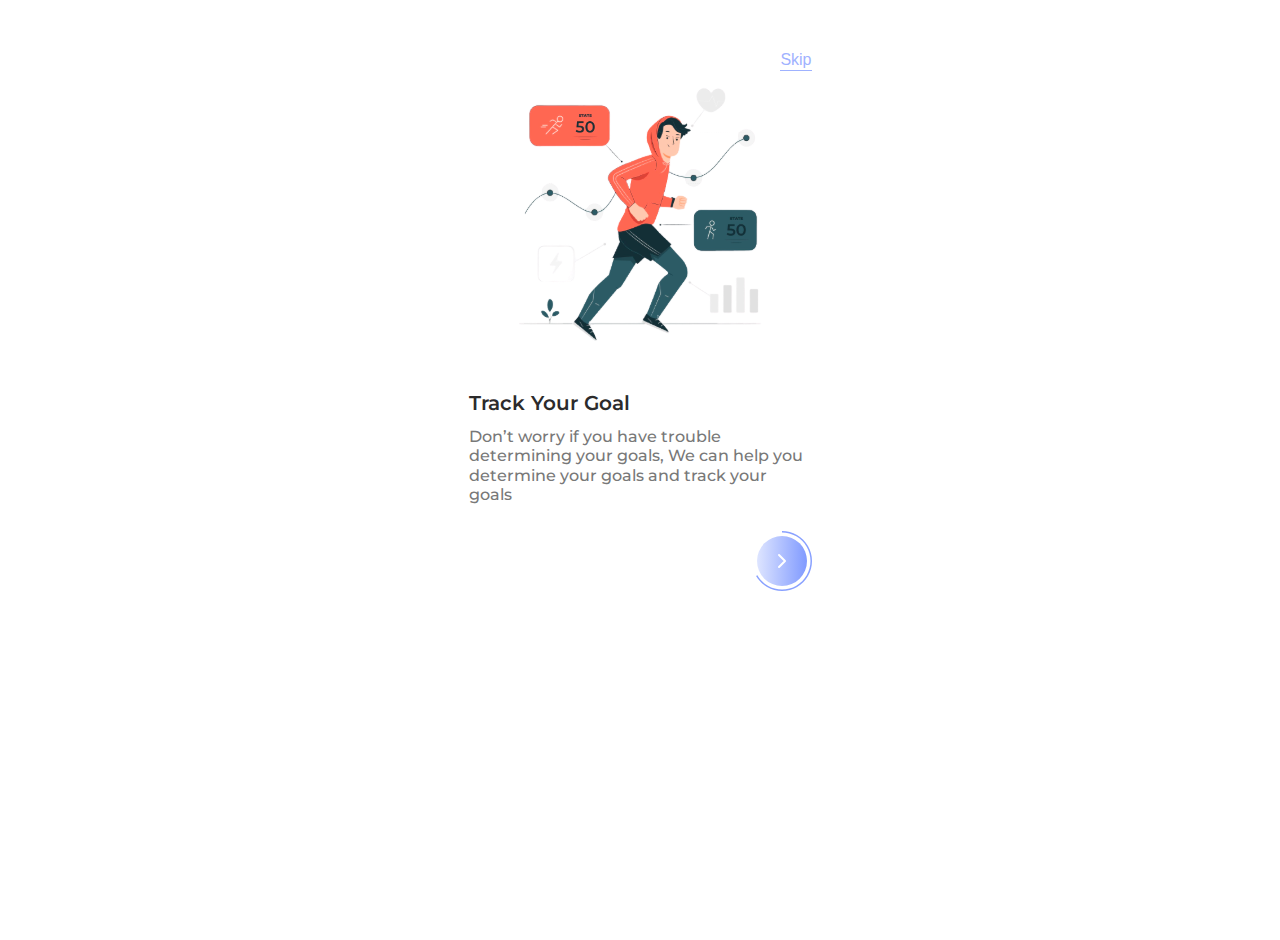
<file: index.html>
<!DOCTYPE html>
<html lang="en">
  <head>
    <meta charset="UTF-8" />
    <meta name="viewport" content="width=device-width, initial-scale=1.0" />
    <title>Dacoid Assignment</title>
    <link rel="stylesheet" href="style.css" />
  </head>
  <body>
    <div class="main-container">
      <div class="container">
        <section class="main-section">
          <div class="btn-align">
            <button class="skip-btn">
              <a href="page2.html">Skip</a>
            </button>
          </div>
          <div class="img-container">
            <img src="./Images/image1.svg" class="hero-img" alt="running-img" />
          </div>
          <div class="text-container">
            <h2>Track Your Goal</h2>
            <p>
              Don’t worry if you have trouble determining your goals, We can
              help you determine your goals and track your goals
            </p>
          </div>
          <div class="next-btn-container">
            <button class="next-btn">
              <a href="page2.html"><img src="./Images/button.svg" /></a>
            </button>
          </div>
        </section>
      </div>
    </div>
  </body>
</html>
</file>
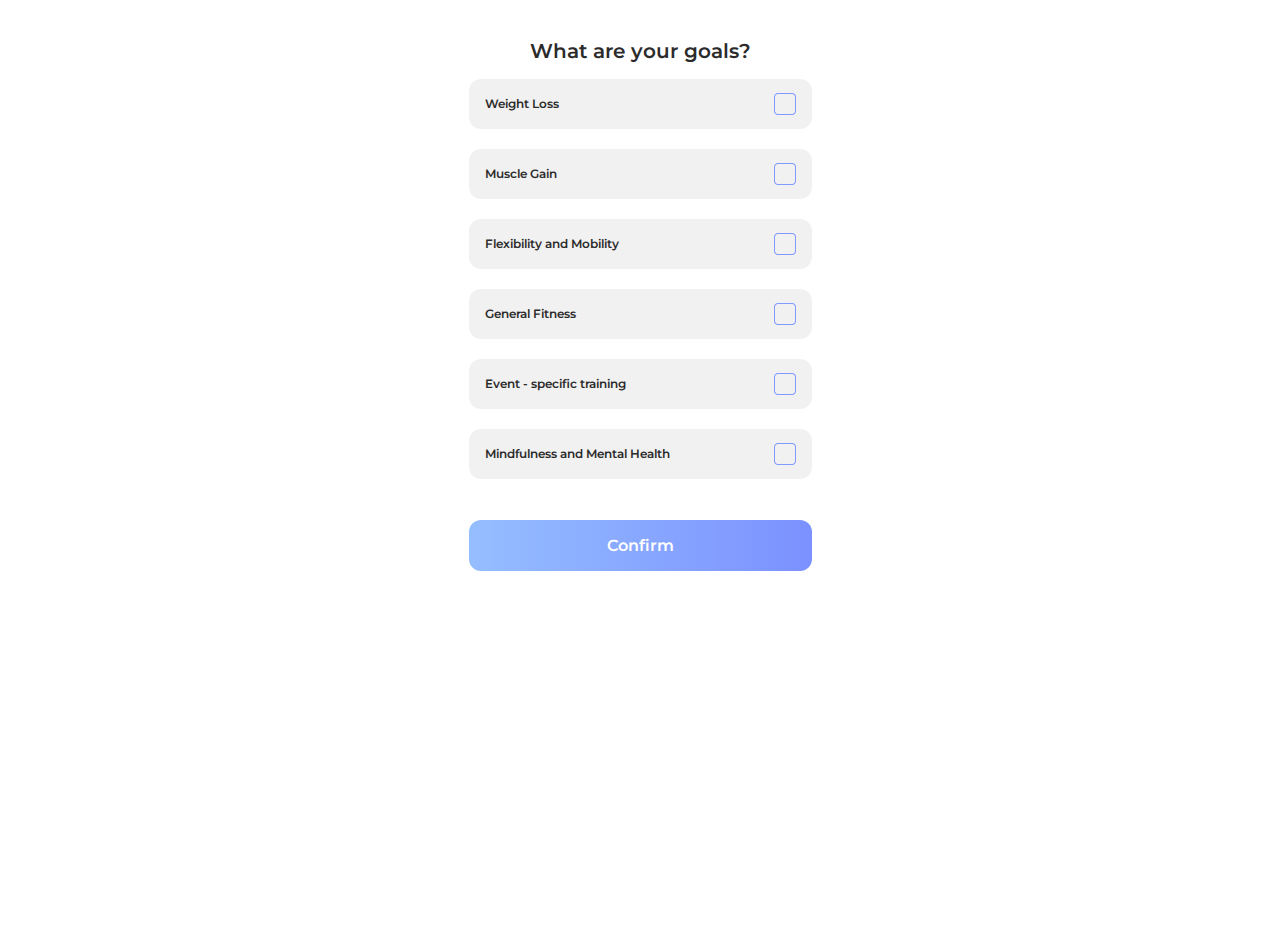
<file: goals.html>
<!DOCTYPE html>
<html lang="en">
  <head>
    <meta charset="UTF-8" />
    <meta name="viewport" content="width=device-width, initial-scale=1.0" />
    <title>Dacoid Assignment</title>
    <link rel="stylesheet" href="style.css" />
  </head>
  <body>
    <div class="main-container">
      <div class="container">
        <section class="signup-section">
          <div class="goals-container">
            <h3 class="signup-heading signup-align">What are your goals?</h3>
            <div class="input-container goals-align">
              <span>Weight Loss</span>
              <img src="./Images/checkbox-blue.png" />
            </div>
            <div class="input-container goals-align">
              <span>Muscle Gain</span>
              <img src="./Images/checkbox-blue.png" />
            </div>
            <div class="input-container goals-align">
              <span>Flexibility and Mobility</span>
              <img src="./Images/checkbox-blue.png" />
            </div>
            <div class="input-container goals-align">
              <span>General Fitness</span>
              <img src="./Images/checkbox-blue.png" />
            </div>
            <div class="input-container goals-align">
              <span>Event - specific training</span>
              <img src="./Images/checkbox-blue.png" />
            </div>
            <div class="input-container goals-align">
              <span>Mindfulness and Mental Health</span>
              <img src="./Images/checkbox-blue.png" />
            </div>
          </div>
          <div class="account-btn-container">
            <a href="./tracker.html">
              <button>Confirm</button>
            </a>
          </div>
        </section>
      </div>
    </div>
  </body>
</html>
</file>
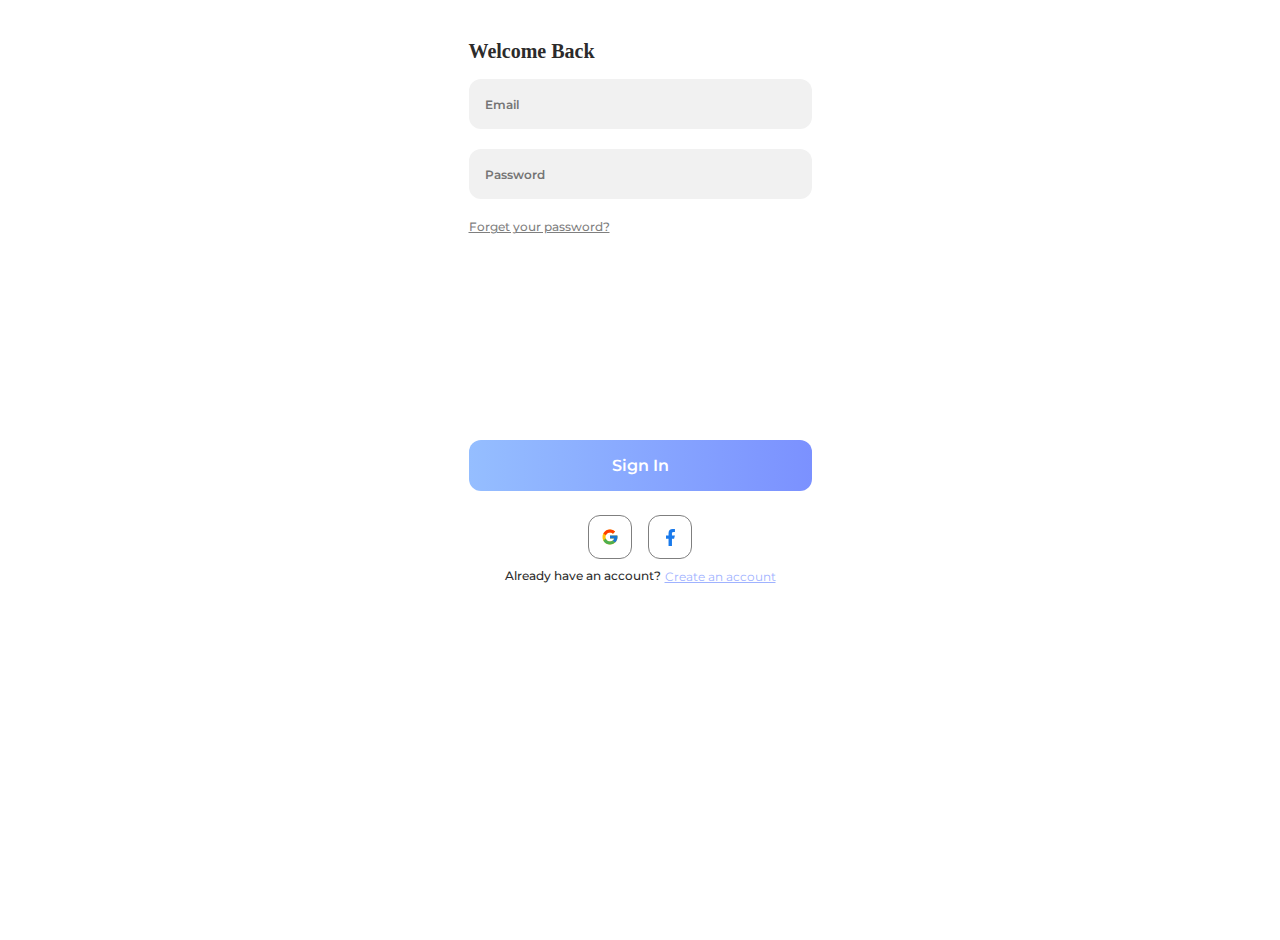
<file: login.html>
<!DOCTYPE html>
<html lang="en">
  <head>
    <meta charset="UTF-8" />
    <meta name="viewport" content="width=device-width, initial-scale=1.0" />
    <title>Dacoid Assignment</title>
    <link rel="stylesheet" href="style.css" />
  </head>
  <body>
    <div class="main-container">
      <div class="container">
        <section class="signup-section">
          <div class="form-container">
            <h3 class="signup-heading">Welcome Back</h3>
            <div class="input-container">
              <input type="text" placeholder="Email" />
            </div>
            <div class="input-container">
              <input type="text" placeholder="Password" />
            </div>
            <div class="checkbox-container pasword-text">
              <a>Forget your password?</a>
            </div>
          </div>
          <div class="account-btn-container">
            <button>Sign In</button>
          </div>
          <div class="logo-container">
            <div class="border-icon-container">
              <img src="./Images/google.svg" alt="google" />
            </div>
            <div class="border-icon-container">
              <img src="./Images/fb.svg" alt="google" />
            </div>
          </div>
          <div class="signup-text">
            <p>Already have an account?</p>
            <a href="./signup.html">Create an account</a>
          </div>
        </section>
      </div>
    </div>
  </body>
</html>
</file>
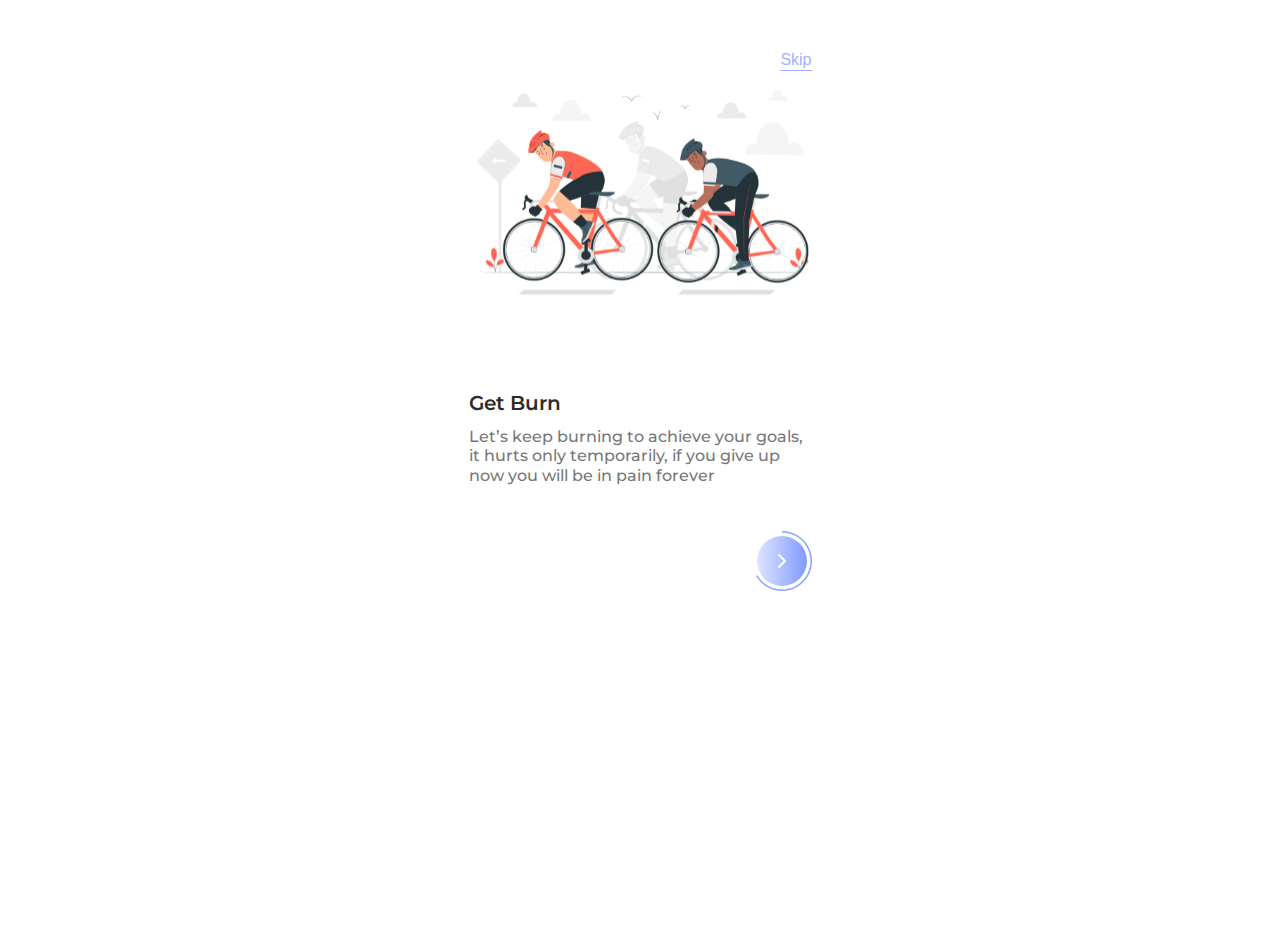
<file: page2.html>
<!DOCTYPE html>
<html lang="en">
  <head>
    <meta charset="UTF-8" />
    <meta name="viewport" content="width=device-width, initial-scale=1.0" />
    <title>Dacoid Assignment</title>
    <link rel="stylesheet" href="style.css" />
  </head>
  <body>
    <div class="main-container">
      <div class="container">
        <section class="main-section">
          <div class="btn-align">
            <button class="skip-btn">
              <a href="page3.html">Skip</a>
            </button>
          </div>
          <div class="img-container">
            <img src="./Images/image2.svg" class="hero-img" alt="running-img" />
          </div>
          <div class="text-container">
            <h2>Get Burn</h2>
            <p>
              Let’s keep burning to achieve your goals, it hurts only
              temporarily, if you give up now you will be in pain forever
            </p>
          </div>
          <div class="next-btn-container">
            <button class="next-btn">
              <a href="./signup.html"><img src="./Images/button.svg" /></a>
            </button>
          </div>
        </section>
      </div>
    </div>
  </body>
</html>
</file>
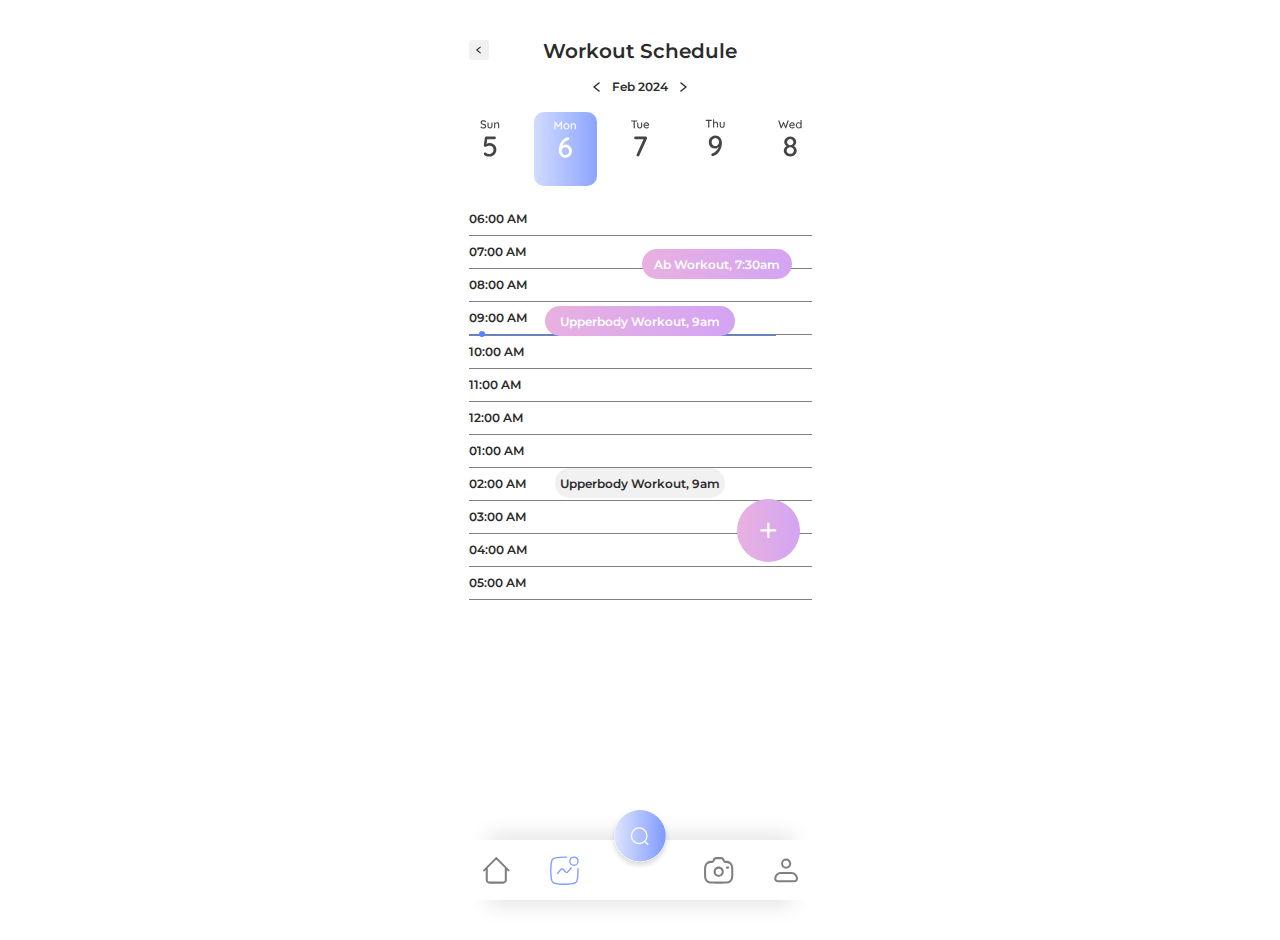
<file: schedule.html>
<!DOCTYPE html>
<html lang="en">
  <head>
    <meta charset="UTF-8" />
    <meta name="viewport" content="width=device-width, initial-scale=1.0" />
    <title>Dacoid Assignment</title>
    <link rel="stylesheet" href="style.css" />
  </head>
  <body>
    <div class="main-container">
      <div class="container">
        <section class="signup-section">
          <div class="form-container">
            <div class="tracker-heading-container">
              <div class="left-arrow-container">
                <img src="./Images/left-arrow.svg" />
              </div>
              <h3 class="signup-heading signup-align">Workout Schedule</h3>
            </div>
            <div class="month-container">
              <img src="./Images/left-arrow-small.svg" />
              <span>Feb 2024</span>
              <img src="./Images/right-arrow-small.svg" />
            </div>
            <div class="date-wrap">
              <img src="./Images/sunday.svg" alt="sunday" />
              <img src="./Images/monday.svg" alt="monday" />
              <img src="./Images/tuesday.svg" alt="tuesday" />
              <img src="./Images/wednesday.svg" alt="wednesday" />
              <img src="./Images/thursday.svg" alt="thursday" />
            </div>
            <div class="time-container">
              <p>06:00 AM</p>
              <p>07:00 AM</p>
              <span class="time-tag tag-first">Ab Workout, 7:30am</span>
              <p>08:00 AM</p>
              <p>09:00 AM</p>
              <span class="time-tag tag-second">Upperbody Workout, 9am</span>
              <h5 class="border-blue"></h5>
              <h6 class="dot"></h6>
              <p>10:00 AM</p>
              <p>11:00 AM</p>
              <p>12:00 AM</p>
              <p>01:00 AM</p>
              <p>02:00 AM</p>
              <span class="time-tag tag-third">Upperbody Workout, 9am</span>
              <p>03:00 AM</p>
              <p>04:00 AM</p>
              <p>05:00 AM</p>

              <div class="plus-container">
                <img src="./Images/plus.svg" />
              </div>
            </div>
            <div class="bottom-navigation">
              <div>
                <img src="./Images/home.svg" alt="home" />
                <img src="./Images/edit.svg" alt="edit" />
              </div>
              <div>
                <img src="./Images/camera.svg" alt="camera" />
                <img src="./Images/user.svg" alt="user" />
              </div>
              <img src="./Images/search.svg" class="search-icon" alt="search" />
            </div>
          </div>
        </section>
      </div>
    </div>
  </body>
</html>
</file>
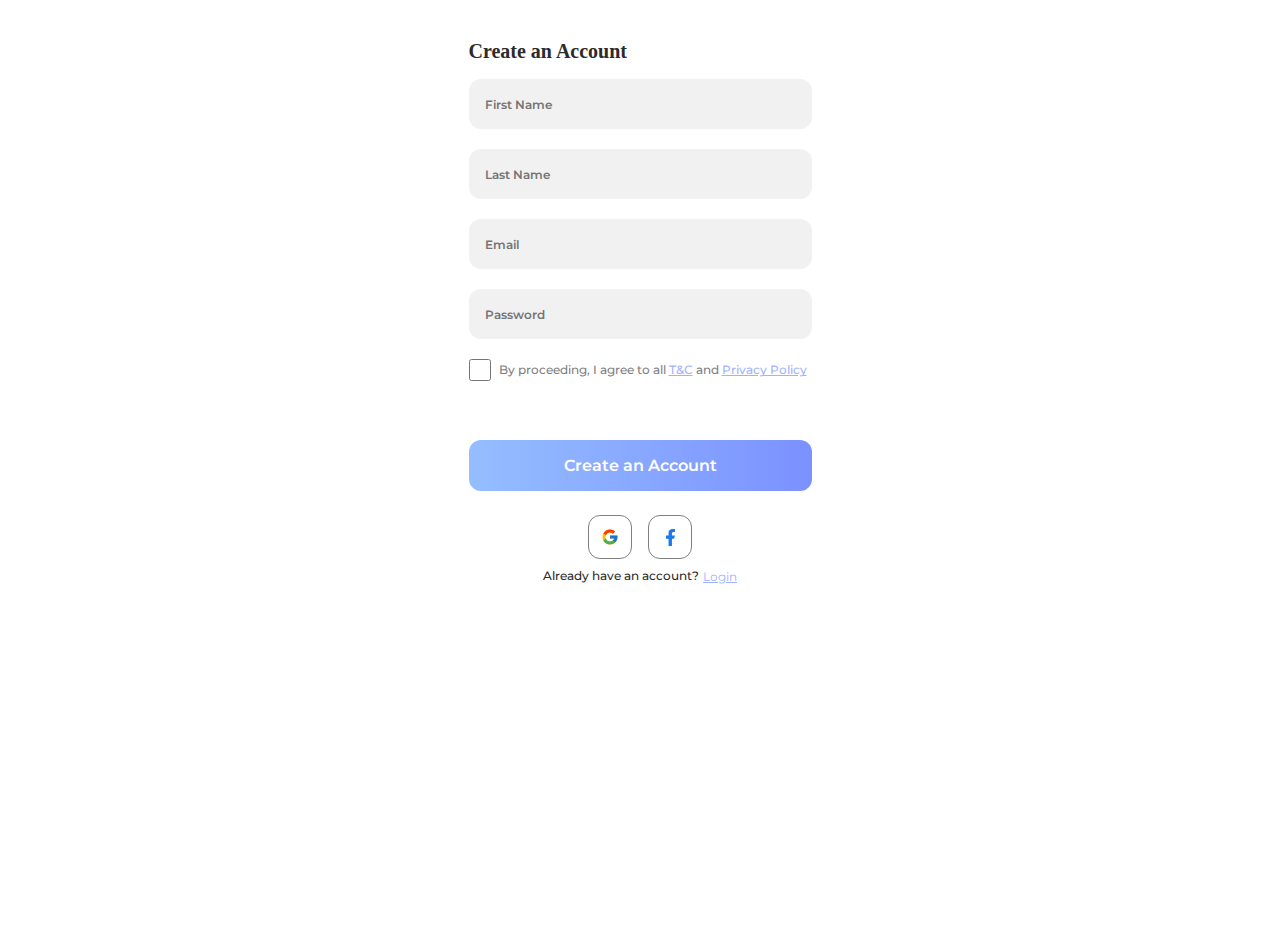
<file: signup.html>
<!DOCTYPE html>
<html lang="en">
  <head>
    <meta charset="UTF-8" />
    <meta name="viewport" content="width=device-width, initial-scale=1.0" />
    <title>Dacoid Assignment</title>
    <link rel="stylesheet" href="style.css" />
  </head>
  <body>
    <div class="main-container">
      <div class="container">
        <section class="signup-section">
          <div class="form-container">
            <h3 class="signup-heading">Create an Account</h3>
            <div class="input-container">
              <input type="text" placeholder="First Name" />
            </div>
            <div class="input-container">
              <input type="text" placeholder="Last Name" />
            </div>
            <div class="input-container">
              <input type="text" placeholder="Email" />
            </div>
            <div class="input-container">
              <input type="text" placeholder="Password" />
            </div>
            <div class="checkbox-container">
              <!-- <img src="./Images/checkbox.png" /> -->
              <input type="checkbox" />
              <p>
                By proceeding, I agree to all <span>T&C</span> and
                <span>Privacy Policy</span>
              </p>
            </div>
          </div>
          <div class="account-btn-container">
            <a href="./goals.html">
              <button>Create an Account</button>
            </a>
          </div>
          <div class="logo-container">
            <div class="border-icon-container">
              <img src="./Images/google.svg" alt="google" />
            </div>
            <div class="border-icon-container">
              <img src="./Images/fb.svg" alt="google" />
            </div>
          </div>
          <div class="signup-text">
            <p>Already have an account?</p>
            <a href="./login.html">Login</a>
          </div>
        </section>
      </div>
    </div>
  </body>
</html>
</file>
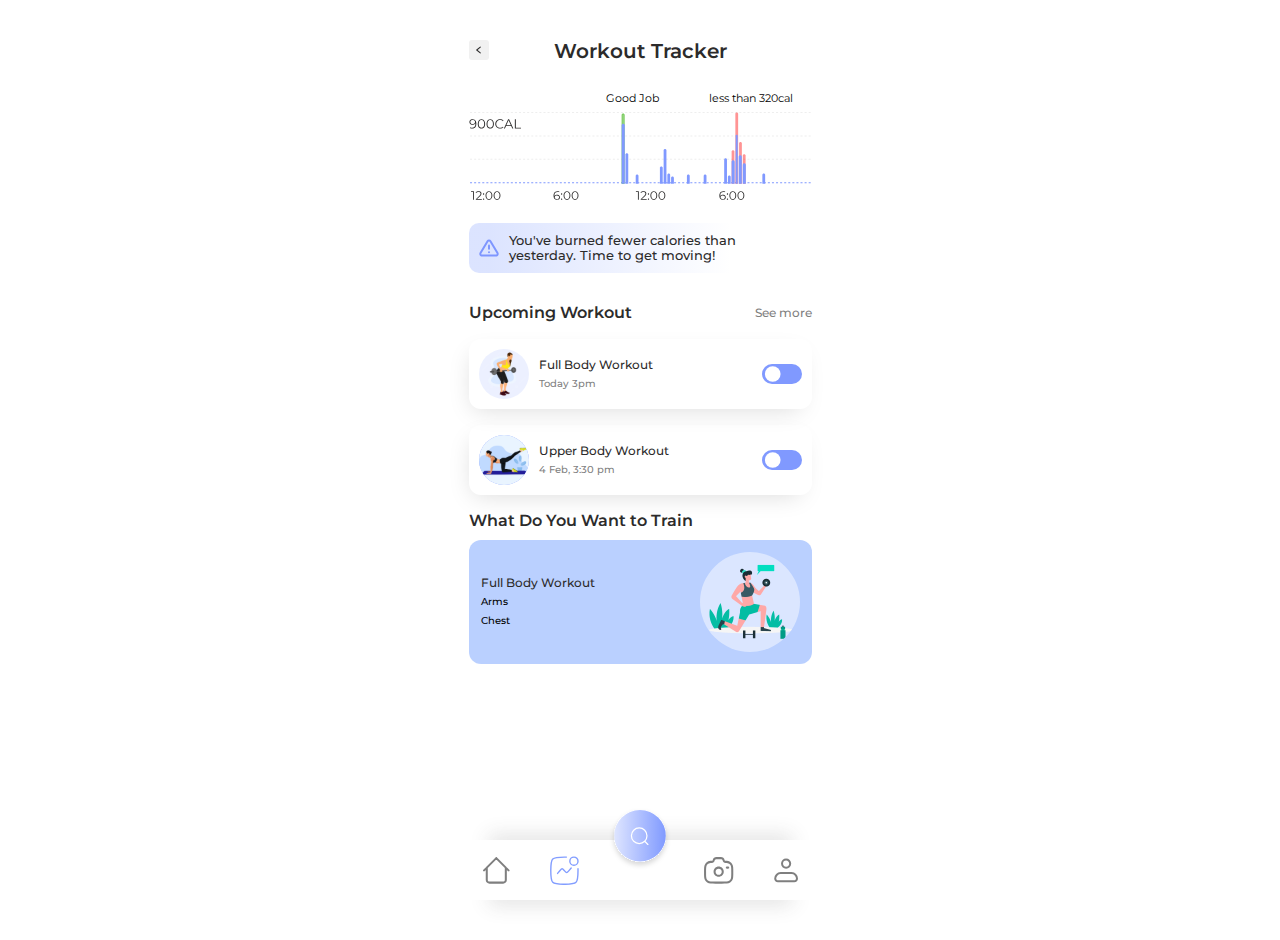
<file: tracker.html>
<!DOCTYPE html>
<html lang="en">
  <head>
    <meta charset="UTF-8" />
    <meta name="viewport" content="width=device-width, initial-scale=1.0" />
    <title>Dacoid Assignment</title>
    <link rel="stylesheet" href="style.css" />
  </head>
  <body>
    <div class="main-container">
      <div class="container">
        <section class="signup-section">
          <div class="form-container">
            <div class="tracker-heading-container">
              <div class="left-arrow-container">
                <img src="./Images/left-arrow.svg" />
              </div>
              <h3 class="signup-heading signup-align">Workout Tracker</h3>
            </div>
            <div class="tracker-container">
              <span>Good Job</span>
              <p>less than 320cal</p>
            </div>
            <a href="./schedule.html"><img src="./Images/chart.svg" /></a>
            <div class="status-desc-container">
              <img src="./Images/alert-triangle.svg" />
              <p>
                You've burned fewer calories than yesterday. Time to get moving!
              </p>
            </div>
            <div class="workout-subtitle-container">
              <p>Upcoming Workout</p>
              <span>See more</span>
            </div>
            <div class="card-container">
              <div class="card-inner">
                <img src="./Images/fitness1.svg" alt="card1" />
                <div class="card-text">
                  <p>Full Body Workout</p>
                  <span>Today 3pm</span>
                </div>
              </div>
              <img src="./Images/toggle.svg" />
            </div>
            <div class="card-container">
              <div class="card-inner">
                <img src="./Images/fitnes2.svg" alt="card1" />
                <div class="card-text">
                  <p>Upper Body Workout</p>
                  <span>4 Feb, 3:30 pm</span>
                </div>
              </div>
              <img src="./Images/toggle.svg" />
            </div>
            <h4>What Do You Want to Train</h4>
            <div class="card-hero">
              <div class="card-hero-text">
                <p>Full Body Workout</p>
                <span>Arms</span>
                <br />
                <span>Chest</span>
              </div>
              <img src="./Images/card-hero.svg" />
            </div>
            <div class="bottom-navigation">
              <div>
                <img src="./Images/home.svg" alt="home" />
                <img src="./Images/edit.svg" alt="edit" />
              </div>
              <div>
                <img src="./Images/camera.svg" alt="camera" />
                <img src="./Images/user.svg" alt="user" />
              </div>
              <img src="./Images/search.svg" class="search-icon" alt="search" />
            </div>
          </div>
        </section>
      </div>
    </div>
  </body>
</html>
</file>
<file: style.css>
@import url("https://fonts.googleapis.com/css2?family=Montserrat:ital,wght@0,100..900;1,100..900&display=swap");

* {
  margin: 0;
  padding: 0;
  box-sizing: border-box;
}

body {
  font-family: "Montserrat", sans-serif;
}

.main-container {
  max-width: 375px;
  margin: auto;
  height: 100vh;
  position: relative;
}

.container {
  width: 343px;
  margin: auto;
  position: relative;
  margin-top: 40px;
}

.skip-btn {
  color: #9fb2ff;
  font-size: 16px;
  font-weight: 500;
  line-height: 19.5px;
  text-align: left;
  border: none;
  border-bottom: 1px solid #9fb2ff;
  background-color: transparent;
  margin-top: 10px;
}

.btn-align {
  text-align: right;
}

.img-container {
  text-align: center;
  margin-bottom: 40px;
  width: 100%;
  height: 280px;
}

a {
  text-decoration: none;
  color: #9fb2ff;
}

.text-container {
  height: 100px;
}

.text-container h2 {
  color: #2c2b2b;
  font-size: 20px;
  font-weight: 600;
  line-height: 24.38px;
  text-align: left;
  margin-bottom: 12px;
}

.text-container p {
  color: #787878;
  font-family: Montserrat;
  font-size: 16px;
  font-weight: 500;
  line-height: 19.5px;
  text-align: left;
}

.next-btn-container {
  text-align: right;
  margin-top: 40px;
}
.next-btn {
  border: none;
  background-color: transparent;
  cursor: pointer;
}

.next-btn img {
  height: 60px;
  width: 60px;
}

/* signup */
.form-container {
  height: 400px;
}

.goals-container {
  height: 480px;
}

.signup-heading {
  font-family: Roboto;
  color: #2c2b2b;
  font-size: 20px;
  font-weight: 600;
  line-height: 23.44px;
  margin-top: 16px;
  margin-bottom: 16px;
}

.input-container {
  width: 100%;
  background-color: #f1f1f1;
  border-radius: 12px;
  margin-bottom: 20px;
}

.input-container input {
  border: none;
  outline: none;
  background-color: transparent;
  height: 50px;
  font-family: Montserrat;
  font-size: 12px;
  font-weight: 600;
  line-height: 14.63px;
  text-align: left;
  padding: 12px 16px;
}

.checkbox-container {
  display: flex;
  gap: 8px;
}
.checkbox-container input {
  height: 22px;
  width: 22px;
  border-radius: 4px;
}

.checkbox-container p {
  color: #7f7f7f;
  font-size: 12px;
  font-weight: 500;
  line-height: 21.35px;
  text-align: left;
}

.checkbox-container p span {
  color: #9fb2ff;
  text-decoration: underline;
}

.account-btn-container button {
  font-family: "Montserrat", sans-serif;
  background: linear-gradient(270deg, #7b91ff 0%, #95beff 100%);
  width: 100%;
  color: #fff;
  border: none;
  font-size: 16px;
  font-weight: 600;
  padding: 16px;
  border-radius: 12px;
  text-align: center;
  cursor: pointer;
}
.account-btn-container a {
  color: #fff;
}

.logo-container {
  display: flex;
  justify-content: center;
  align-items: center;
  gap: 16px;
  margin-top: 24px;
}

.border-icon-container {
  border: 1px solid #7f7f7f;
  height: 44px;
  width: 44px;
  border-radius: 12px;
  display: flex;
  justify-content: center;
  align-items: center;
  gap: 8px;
}

.signup-text {
  text-align: center;
  margin-top: 10px;
  display: flex;
  justify-content: center;
  align-items: center;
  gap: 4px;
}

.pasword-text a {
  text-decoration: underline;
  color: #7f7f7f;
  font-size: 12px;
  font-weight: 500;
}
.signup-text p {
  color: #2c2b2b;
  font-size: 12px;
  font-weight: 500;
  line-height: 14.63px;
}

.signup-text a {
  font-size: 12px;
  text-decoration: underline;
  cursor: pointer;
}

.signup-align {
  text-align: center;
  font-family: "Montserrat", sans-serif;
}

.goals-align {
  display: flex;
  justify-content: space-between;
  align-items: center;
  height: 50px;
  padding: 12px 16px;
  font-family: Montserrat;
}

.goals-align span {
  color: #2c2b2b;
  font-size: 12px;
  font-weight: 600;
  line-height: 14.63px;
  text-align: left;
}

.tracker-heading-container {
  position: relative;
}
.tracker-heading-container img {
  height: 8px;
  width: 5px;
}

.left-arrow-container {
  height: 20px;
  width: 20px;
  border-radius: 3px;
  background-color: #f1f1f1;
  position: absolute;
  left: 0px;
  top: 0px;
  display: flex;
  justify-content: center;
  align-items: center;
}

.tracker-container {
  margin-top: 48px;
  position: relative;
  display: flex;
}

.tracker-container span {
  font-size: 11.2px;
  font-weight: 400;
  position: absolute;
  left: 40%;
  top: -20px;
}

.tracker-container p {
  font-size: 11.2px;
  font-weight: 400;
  position: absolute;
  left: 70%;
  top: -20px;
}

.status-desc-container {
  background: linear-gradient(
    90.07deg,
    rgba(129, 157, 255, 0.28) 5.94%,
    rgba(16, 16, 16, 0) 76.45%
  );
  border-radius: 10px;
  display: flex;
  gap: 10px;
  padding: 10px;
  margin-top: 16px;
}

.status-desc-container p {
  color: #2c2b2b;
  font-size: 12.57px;
  font-weight: 500;
  width: 281px;
}

.workout-subtitle-container {
  display: flex;
  justify-content: space-between;
  align-items: center;
  margin-top: 30px;
}

.workout-subtitle-container p {
  color: #2c2b2b;
  font-size: 16px;
  font-weight: 600;
  line-height: 19.5px;
}

.workout-subtitle-container span {
  color: #7f7f7f;
  font-size: 12px;
  font-weight: 500;
  line-height: 14.63px;
}

.card-container {
  box-shadow: -4px 8px 25px -8px #00000026;
  display: flex;
  justify-content: space-between;
  align-items: center;
  padding: 10px;
  margin-top: 16px;
  border-radius: 12px;
  margin-bottom: 10px;
}

.card-inner {
  display: flex;
  align-items: center;
  gap: 10px;
}

.card-text p {
  color: #2c2b2b;
  font-size: 12px;
  font-weight: 500;
}

.card-text span {
  color: #7f7f7f;
  font-size: 10px;
  font-weight: 500;
  line-height: 12.19px;
}

h4 {
  color: #2c2b2b;
  font-size: 16px;
  font-weight: 600;
  margin-top: 16px;
}

.card-hero {
  background: #8cb1ff99;
  display: flex;
  justify-content: space-between;
  align-items: center;
  margin-top: 10px;
  border-radius: 12px;
  height: 124px;
  padding: 12px;
}

.card-hero-text p {
  color: #2c2b2b;
  font-size: 12px;
  font-weight: 500;
}

.card-hero-text span {
  font-size: 10px;
  font-weight: 500;
}

.bottom-navigation {
  background-color: #fff;
  display: flex;
  justify-content: space-between;
  align-items: center;
  height: 60px;
  padding: 14px;
  position: fixed;
  bottom: 0px;
  width: 343px;
  box-shadow: 0px -25px 20px -20px #3b3b3b26, 0px 25px 20px -20px #3b3b3b26;
}

.bottom-navigation div {
  display: flex;
  gap: 40px;
}

.search-icon {
  position: absolute;
  left: 50%;
  right: 50%;
  transform: translate(-50%, -50%);
  height: 63px;
  width: 63px;
}

.month-container {
  display: flex;
  justify-content: center;
  align-items: center;
  gap: 12px;
  color: #2c2b2b;
}

.month-container span {
  font-size: 12px;
  font-weight: 600;
}

.date-wrap {
  display: flex;
  justify-content: center;
  align-items: center;
  gap: 12px;
  margin-top: 16px;
  margin-bottom: 16px;
}

.time-container {
  position: relative;
}
.time-container p {
  color: #2c2b2b;
  font-size: 12px;
  font-weight: 600;
  line-height: 32px;
  border-bottom: 0.5px solid #7f7f7f;
}

.plus-container {
  position: absolute;
  right: 12px;
  top: 296px;
  background: linear-gradient(90.95deg, #e9b1e0 0.79%, #d3a5f2 99.18%);
  border-radius: 50%;
  height: 63px;
  width: 63px;
  display: flex;
  justify-content: center;
  align-items: center;
}

.border-blue {
  border-bottom: 1px solid #5883f7;
  width: 307px;
  z-index: 1;
}

.dot {
  background-color: #5883f7;
  height: 6px;
  width: 6px;
  position: absolute;
  top: 128px;
  left: 10px;
  border-radius: 50%;
  z-index: 1;
}

.time-tag {
  display: block;
  color: #fff;
  background: linear-gradient(270deg, #d3a4f4 0%, #e9b1e0 102.35%);
  height: 30px;
  font-size: 12px;
  font-weight: 600;
  border-radius: 20px;
  display: flex;
  justify-content: center;
  align-items: center;
}

.tag-first {
  position: absolute;
  top: 46px;
  right: 20px;
  width: 150px;
}

.tag-second {
  position: absolute;
  top: 118px;
  left: 50%;
  transform: translate(-50%, -50%);
  width: 190px;
}

.tag-third {
  background: #f1f1f1;
  color: #2c2b2b;
  width: 170px;
  position: absolute;
  top: 280px;
  left: 50%;
  transform: translate(-50%, -50%);
  width: 170px;
}
</file>
